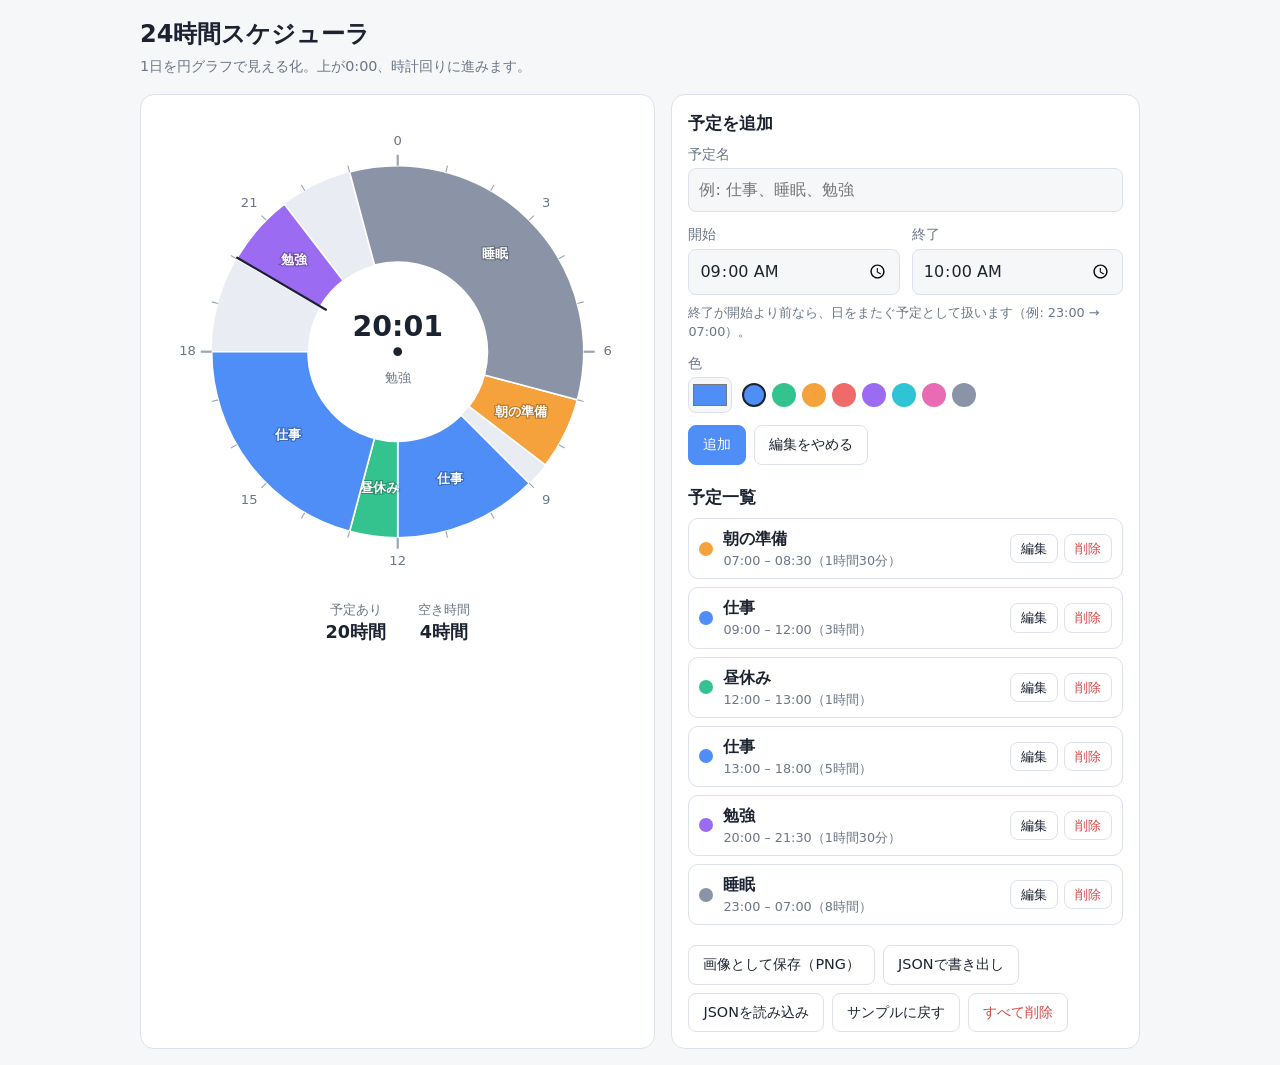
<file: index.html>
<!doctype html>
<html lang="ja">
<head>
  <meta charset="utf-8">
  <meta name="viewport" content="width=device-width, initial-scale=1">
  <title>24時間スケジューラ</title>
  <link rel="stylesheet" href="style.css">
</head>
<body>
  <header class="app-header">
    <h1>24時間スケジューラ</h1>
    <p class="sub">1日を円グラフで見える化。上が0:00、時計回りに進みます。</p>
  </header>

  <main class="layout">
    <section class="chart-card" aria-label="24時間円グラフ">
      <div class="chart-wrap">
        <svg id="chart" viewBox="0 0 440 440" role="img" aria-label="24時間のスケジュール円グラフ"></svg>
        <div id="center-tip" class="center-tip" role="status" hidden></div>
      </div>
      <div class="summary">
        <div><span class="label">予定あり</span><strong id="sum-used">0時間</strong></div>
        <div><span class="label">空き時間</span><strong id="sum-free">24時間</strong></div>
      </div>
    </section>

    <section class="panel">
      <form id="event-form" autocomplete="off">
        <h2 id="form-title">予定を追加</h2>

        <label class="field">
          <span>予定名</span>
          <input id="f-title" type="text" maxlength="30" required placeholder="例: 仕事、睡眠、勉強">
        </label>

        <div class="row">
          <label class="field">
            <span>開始</span>
            <input id="f-start" type="time" required value="09:00">
          </label>
          <label class="field">
            <span>終了</span>
            <input id="f-end" type="time" required value="10:00">
          </label>
        </div>
        <p class="hint">終了が開始より前なら、日をまたぐ予定として扱います（例: 23:00 → 07:00）。</p>

        <div class="field">
          <span>色</span>
          <div class="color-row">
            <input id="f-color" type="color" value="#4f8ef7" aria-label="色を選ぶ">
            <div id="swatches" class="swatches"></div>
          </div>
        </div>

        <p id="form-error" class="error" role="alert" hidden></p>

        <div class="actions">
          <button type="submit" id="btn-submit" class="primary">追加</button>
          <button type="button" id="btn-cancel" hidden>編集をやめる</button>
        </div>
      </form>

      <h2>予定一覧</h2>
      <ul id="event-list" class="event-list"></ul>
      <p id="empty" class="hint" hidden>まだ予定がありません。</p>

      <div class="tools">
        <button type="button" id="btn-image">画像として保存（PNG）</button>
        <button type="button" id="btn-export">JSONで書き出し</button>
        <label class="file-btn">
          JSONを読み込み
          <input id="file-import" type="file" accept="application/json" hidden>
        </label>
        <button type="button" id="btn-sample">サンプルに戻す</button>
        <button type="button" id="btn-clear" class="danger">すべて削除</button>
      </div>
    </section>
  </main>

  <script src="app.js"></script>
</body>
</html>
</file>
<file: style.css>
:root {
  --bg: #f6f7f9;
  --card: #ffffff;
  --text: #1c2330;
  --muted: #6b7686;
  --border: #dde2ea;
  --free: #e9edf3;
  --accent: #4f8ef7;
  --danger: #d64545;
  --tick: #9aa5b5;
  --hand: #1c2330;
}

@media (prefers-color-scheme: dark) {
  :root {
    --bg: #12161d;
    --card: #1b212b;
    --text: #e8ecf2;
    --muted: #8f9bad;
    --border: #2c3542;
    --free: #262e3a;
    --tick: #6b7686;
    --hand: #e8ecf2;
  }
}

* { box-sizing: border-box; }

body {
  margin: 0;
  padding: 16px;
  background: var(--bg);
  color: var(--text);
  font-family: system-ui, -apple-system, "Hiragino Sans", "Noto Sans JP", "Yu Gothic UI", sans-serif;
  line-height: 1.5;
}

.app-header { max-width: 1000px; margin: 0 auto 16px; }
.app-header h1 { margin: 0; font-size: 1.5rem; }
.sub { margin: 4px 0 0; color: var(--muted); font-size: 0.9rem; }

.layout {
  max-width: 1000px;
  margin: 0 auto;
  display: grid;
  grid-template-columns: minmax(0, 1.1fr) minmax(0, 1fr);
  gap: 16px;
}

@media (max-width: 800px) {
  .layout { grid-template-columns: minmax(0, 1fr); }
}

.chart-card, .panel {
  background: var(--card);
  border: 1px solid var(--border);
  border-radius: 14px;
  padding: 16px;
}

#chart { width: 100%; height: auto; display: block; }

.chart-wrap { position: relative; }
.center-tip {
  position: absolute;
  left: 50%;
  top: 62%;
  transform: translateX(-50%);
  max-width: 70%;
  padding: 6px 10px;
  font-size: 0.85rem;
  font-weight: 600;
  text-align: center;
  word-break: break-all;
  color: var(--text);
  background: var(--card);
  border: 1px solid var(--border);
  border-radius: 8px;
  box-shadow: 0 4px 12px rgba(0, 0, 0, 0.18);
  z-index: 2;
  pointer-events: none;
}
.center-tip[hidden] { display: none; }

.summary {
  display: flex;
  justify-content: center;
  gap: 32px;
  margin-top: 8px;
}
.summary div { text-align: center; }
.summary .label { display: block; color: var(--muted); font-size: 0.8rem; }
.summary strong { font-size: 1.1rem; }

h2 { font-size: 1.05rem; margin: 20px 0 8px; }
#form-title { margin-top: 0; }

.field { display: block; margin-bottom: 12px; }
.field > span { display: block; font-size: 0.85rem; color: var(--muted); margin-bottom: 4px; }
.row { display: grid; grid-template-columns: 1fr 1fr; gap: 12px; }

input[type="text"], input[type="time"] {
  width: 100%;
  padding: 9px 10px;
  font: inherit;
  color: var(--text);
  background: var(--bg);
  border: 1px solid var(--border);
  border-radius: 8px;
}
input:focus-visible, button:focus-visible, .file-btn:focus-within {
  outline: 2px solid var(--accent);
  outline-offset: 2px;
}

.color-row { display: flex; align-items: center; gap: 10px; flex-wrap: wrap; }
input[type="color"] {
  width: 44px; height: 36px; padding: 2px;
  border: 1px solid var(--border); border-radius: 8px; background: var(--bg);
}
.swatches { display: flex; gap: 6px; flex-wrap: wrap; }
.swatch {
  width: 24px; height: 24px; padding: 0;
  border-radius: 50%; border: 2px solid transparent; cursor: pointer;
}
.swatch.active { border-color: var(--text); }

.hint { color: var(--muted); font-size: 0.8rem; margin: -4px 0 12px; }
.error { color: var(--danger); font-size: 0.85rem; margin: 0 0 12px; }

button, .file-btn {
  font: inherit;
  font-size: 0.9rem;
  padding: 8px 14px;
  color: var(--text);
  background: var(--card);
  border: 1px solid var(--border);
  border-radius: 8px;
  cursor: pointer;
  display: inline-block;
}
button:hover, .file-btn:hover { border-color: var(--accent); }
button.primary { background: var(--accent); border-color: var(--accent); color: #fff; }
button.danger { color: var(--danger); }
.actions { display: flex; gap: 8px; }

.event-list { list-style: none; margin: 0; padding: 0; display: grid; gap: 8px; }
.event-item {
  display: grid;
  grid-template-columns: 14px 1fr auto;
  align-items: center;
  gap: 10px;
  padding: 8px 10px;
  border: 1px solid var(--border);
  border-radius: 10px;
}
.event-item.editing { border-color: var(--accent); }
.dot { width: 14px; height: 14px; border-radius: 50%; }
.event-main { min-width: 0; }
.event-title { font-weight: 600; overflow: hidden; text-overflow: ellipsis; white-space: nowrap; }
.event-time { color: var(--muted); font-size: 0.8rem; }
.badge {
  display: inline-block; margin-left: 6px; padding: 0 6px;
  font-size: 0.7rem; color: #fff; background: var(--danger); border-radius: 999px;
}
.event-actions { display: flex; gap: 6px; }
.event-actions button { padding: 4px 10px; font-size: 0.8rem; }

.tools { display: flex; flex-wrap: wrap; gap: 8px; margin-top: 20px; }

/* SVG */
#chart { user-select: none; -webkit-user-select: none; -webkit-touch-callout: none; }
.seg, .handle { touch-action: none; }   /* 予定の上でドラッグしてもページがスクロールしない */
.seg { cursor: grab; transition: opacity 0.15s; }
.handle { cursor: grab; }
.handle-label { font-size: 11px; font-weight: 600; fill: var(--text); pointer-events: none; }
.seg:hover, .seg:focus-visible { opacity: 0.8; outline: none; }
.seg-label { font-size: 12px; fill: #fff; pointer-events: none; font-weight: 600; paint-order: stroke; stroke: rgba(0,0,0,0.25); stroke-width: 2px; }
.hour-label { font-size: 12px; fill: var(--muted); text-anchor: middle; dominant-baseline: middle; }
.tick { stroke: var(--tick); stroke-width: 1; }
.tick.major { stroke-width: 2; }
.hand { stroke: var(--hand); stroke-width: 2; stroke-linecap: round; }
.hand-dot { fill: var(--hand); }
.center-time { font-size: 26px; font-weight: 700; fill: var(--text); text-anchor: middle; }
.center-sub { font-size: 12px; fill: var(--muted); text-anchor: middle; }
</file>
